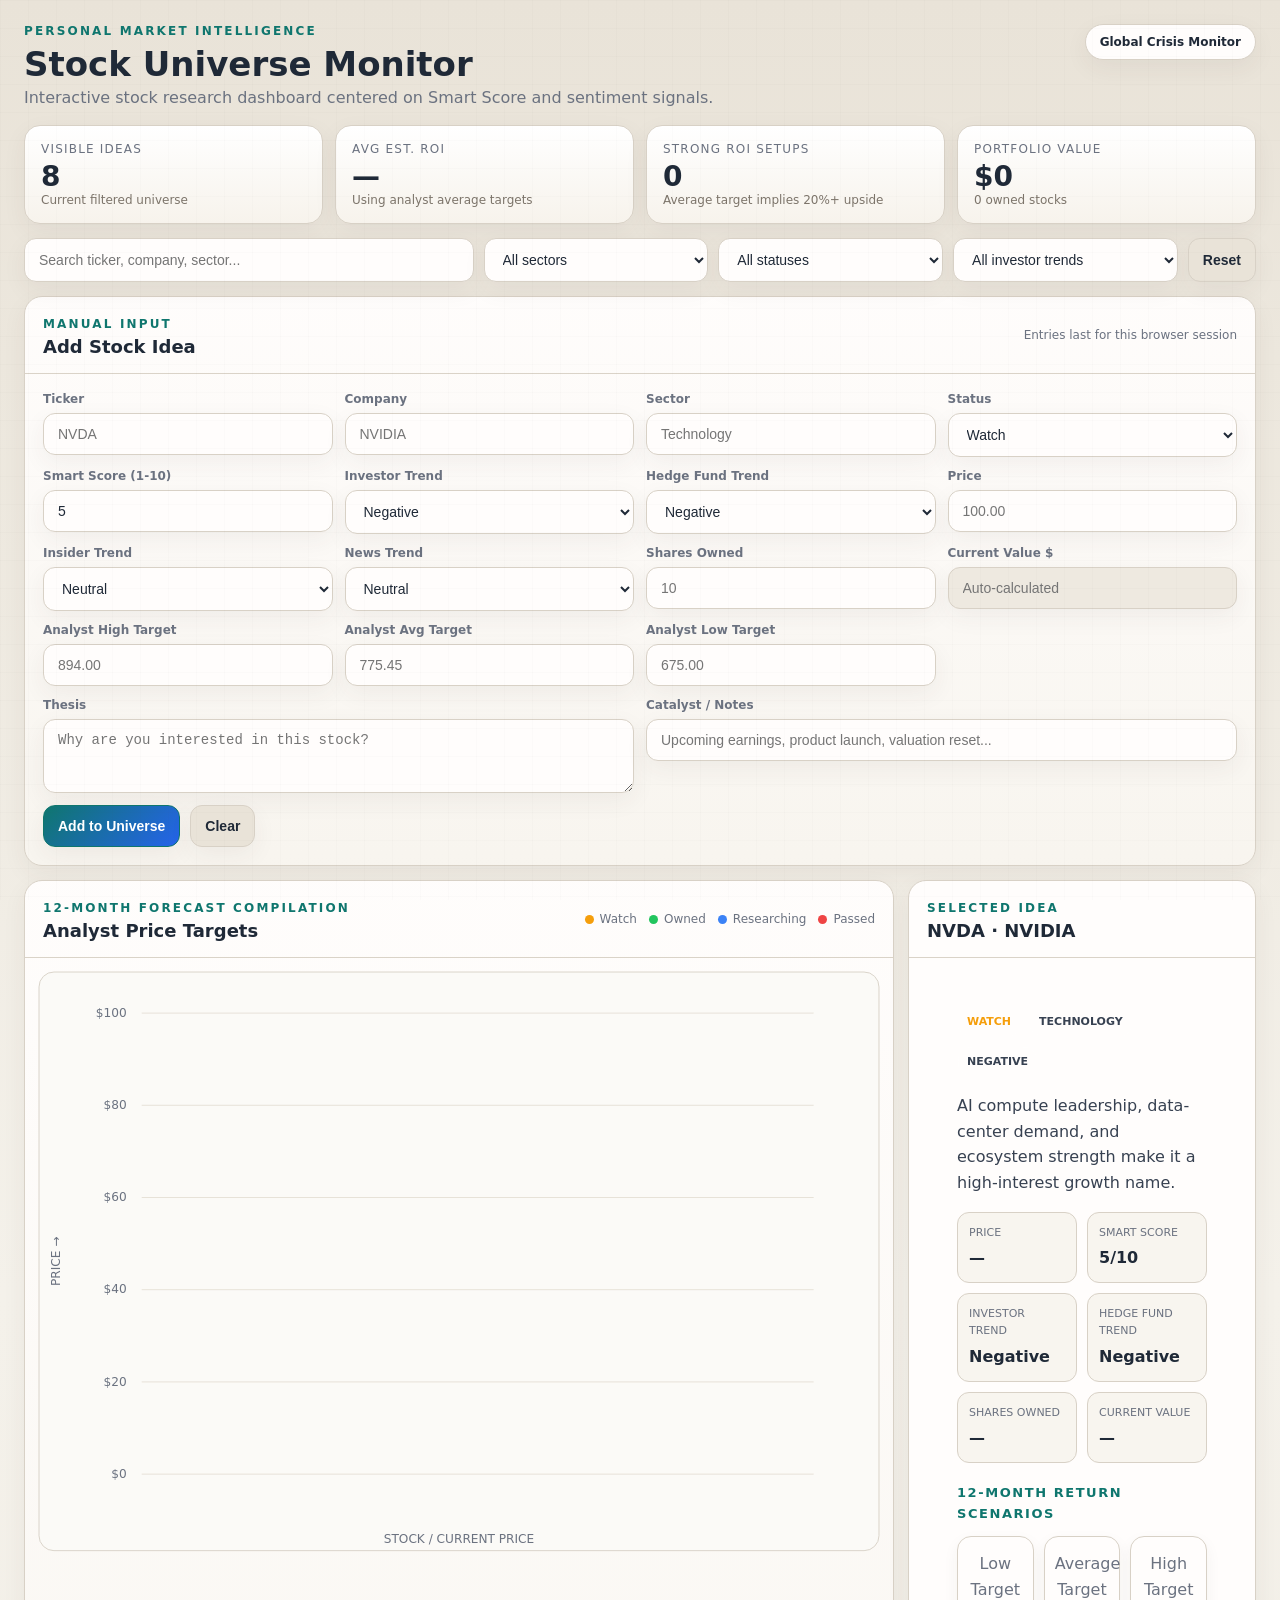
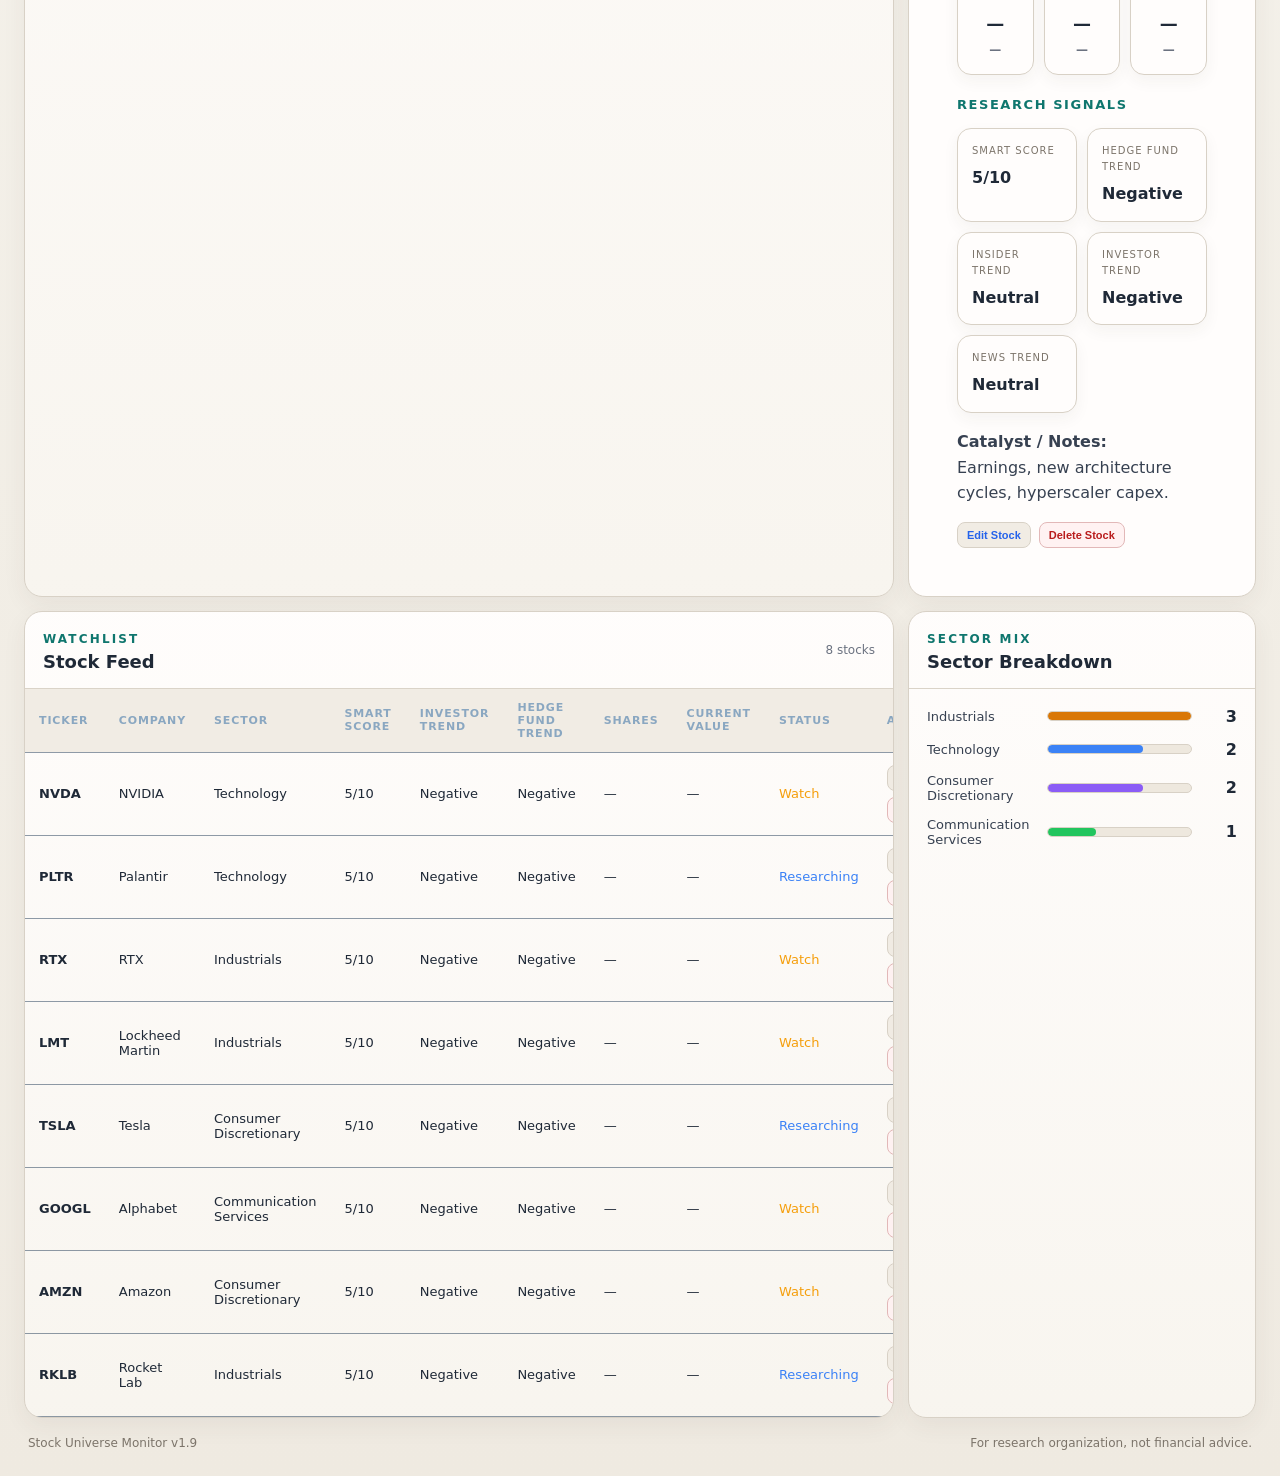
<file: stocks.html>
<!DOCTYPE html>
<html lang="en">
<head>
<meta charset="UTF-8">
<meta name="viewport" content="width=device-width, initial-scale=1.0">
<title>Stock Universe Monitor</title>
<link rel="stylesheet" href="stocks.css">
</head>
<body>
<div class="shell">
<header class="topbar">
  <div>
    <div class="eyebrow">PERSONAL MARKET INTELLIGENCE</div>
    <h1>Stock Universe Monitor</h1>
    <p>Interactive stock research dashboard centered on Smart Score and sentiment signals.</p>
  </div>
  <a class="switch-link" href="index.html">Global Crisis Monitor</a>
</header>

<section class="kpis" id="stockKpis"></section>

<section class="toolbar">
  <input id="stockSearch" type="search" placeholder="Search ticker, company, sector...">
  <select id="sectorFilter"><option value="">All sectors</option></select>
  <select id="statusFilter"><option value="">All statuses</option></select>
  <select id="investorFilter"><option value="">All investor trends</option></select>
  <button id="stockReset" type="button">Reset</button>
</section>

<section class="panel entry-panel">
  <div class="panel-head">
    <div><span class="panel-kicker">MANUAL INPUT</span><h2 id="stockFormTitle">Add Stock Idea</h2></div>
    <div class="small-note">Entries last for this browser session</div>
  </div>
  <form id="stockForm" class="entry-form">
    <label>Ticker<input id="sTicker" required placeholder="NVDA"></label>
    <label>Company<input id="sCompany" required placeholder="NVIDIA"></label>
    <label>Sector<input id="sSector" required placeholder="Technology"></label>
    <label>Status<select id="sStatus"><option>Watch</option><option>Researching</option><option>Owned</option><option>Passed</option></select></label>

    <label>Smart Score (1-10)<input id="sSmartScorePrimary" type="number" min="1" max="10" value="5" required></label>
    <label>Investor Trend<select id="sInvestorPrimary"><option>Positive</option><option selected>Negative</option></select></label>
    <label>Hedge Fund Trend<select id="sHedgePrimary"><option>Positive</option><option selected>Negative</option></select></label>
    <label>Price<input id="sPrice" type="number" min="0" step="0.01" placeholder="100.00"></label>    <label>Insider Trend<select id="sInsider"><option>Bought Shares</option><option selected>Neutral</option><option>Sold Shares</option></select></label>
    <label>News Trend<select id="sNewsTrend"><option>Positive</option><option selected>Neutral</option><option>Negative</option></select></label>    <label>Shares Owned<input id="sShares" type="number" min="0" step="0.0001" placeholder="10"></label>
    <label>Current Value $<input id="sCurrentValue" type="number" min="0" step="0.01" placeholder="Auto-calculated" readonly></label>

    <label>Analyst High Target<input id="sAnalystHigh" type="number" min="0" step="0.01" placeholder="894.00"></label>
    <label>Analyst Avg Target<input id="sAnalystAvg" type="number" min="0" step="0.01" placeholder="775.45"></label>
    <label>Analyst Low Target<input id="sAnalystLow" type="number" min="0" step="0.01" placeholder="675.00"></label>

    <label class="span-2">Thesis<textarea id="sThesis" rows="3" required placeholder="Why are you interested in this stock?"></textarea></label>
    <label class="span-2">Catalyst / Notes<input id="sCatalyst" placeholder="Upcoming earnings, product launch, valuation reset..."></label>
    <div class="span-2 form-actions">
      <button class="primary-action" id="stockSubmitBtn" type="submit">Add to Universe</button>
      <button id="cancelEditBtn" type="button" class="hidden-action">Cancel Edit</button>
      <button type="reset">Clear</button>
      <span id="stockMessage" aria-live="polite"></span>
    </div>
  </form>
</section>

<main class="main-grid">
  <section class="panel visual-panel">
    <div class="panel-head">
      <div><span class="panel-kicker">12-MONTH FORECAST COMPILATION</span><h2>Analyst Price Targets</h2></div>
      <div class="legend"><span><i class="dot watch"></i>Watch</span><span><i class="dot owned"></i>Owned</span><span><i class="dot research"></i>Researching</span><span><i class="dot passed"></i>Passed</span></div>
    </div>
    <div class="chart-wrap">
      <svg id="stockChart" viewBox="0 0 900 620" role="img" aria-label="Analyst low average and high 12 month price targets by stock"></svg>
    </div>
  </section>

  <aside class="panel detail-panel">
    <div class="panel-head"><div><span class="panel-kicker">SELECTED IDEA</span><h2 id="stockDetailTitle">Choose a stock</h2></div></div>
    <div id="stockDetailContent" class="detail-empty">Click a bubble or stock row to inspect your thesis.</div>
  </aside>
</main>

<section class="bottom-grid">
  <section class="panel">
    <div class="panel-head"><div><span class="panel-kicker">WATCHLIST</span><h2>Stock Feed</h2></div><div id="stockCount" class="small-note"></div></div>
    <div class="table-wrap"><table><thead><tr><th>Ticker</th><th>Company</th><th>Sector</th><th>Smart Score</th><th>Investor Trend</th><th>Hedge Fund Trend</th><th>Shares</th><th>Current Value</th><th>Status</th><th>Actions</th></tr></thead><tbody id="stockTable"></tbody></table></div>
  </section>
  <section class="panel">
    <div class="panel-head"><div><span class="panel-kicker">SECTOR MIX</span><h2>Sector Breakdown</h2></div></div>
    <div id="sectorBars" class="bars"></div>
  </section>
</section>

<footer><span>Stock Universe Monitor v1.9</span><span>For research organization, not financial advice.</span></footer>
</div>
<script src="stocks-data.js"></script>
<script src="stocks.js"></script>
</body>
</html>
</file>
<file: stocks.css>
:root{--bg:#F4F1EA;--panel:#FFFDFC;--border:#D8D1C6;--text:#1F2937;--muted:#6B7280;--cyan:#2563EB;--green:#0F766E;--yellow:#B7791F;--orange:#C2410C;--red:#B91C1C;--purple:#6D28D9}
*{box-sizing:border-box}body{margin:0;background:linear-gradient(180deg,#E9E3D8 0%,#F4F1EA 42%,#EFEAE1 100%);color:var(--text);font-family:Inter,system-ui,-apple-system,"Segoe UI",sans-serif}.shell{max-width:1600px;margin:auto;padding:24px}.topbar{display:flex;justify-content:space-between;gap:20px;align-items:flex-start;margin-bottom:18px}.eyebrow,.panel-kicker{font-size:12px;letter-spacing:.18em;color:var(--green);font-weight:700}h1{margin:6px 0 4px;font-size:34px}.topbar p{margin:0;color:var(--muted)}.switch-link{color:#1F2937;text-decoration:none;border:1px solid var(--border);background:#FFFDFC;padding:10px 14px;border-radius:999px;font-size:12px;font-weight:700}
.kpis{display:grid;grid-template-columns:repeat(4,1fr);gap:12px;margin-bottom:14px}.kpi{background:linear-gradient(180deg,#FFFFFF,#F7F3EC);border:1px solid var(--border);border-radius:16px;padding:16px}.kpi-label{font-size:12px;color:var(--muted);text-transform:uppercase;letter-spacing:.1em}.kpi-value{font-size:28px;font-weight:800;margin-top:4px}.kpi-sub{font-size:12px;color:#7C746A}
.toolbar{display:grid;grid-template-columns:2fr repeat(3,1fr) auto;gap:10px;margin-bottom:14px}.toolbar input,.toolbar select,.toolbar button,.entry-form input,.entry-form select,.entry-form textarea,.entry-form button{background:#FFFDFC;color:var(--text);border:1px solid var(--border);border-radius:12px;padding:12px 14px;font-size:14px}.toolbar button,.entry-form button{cursor:pointer;background:#E9E3D8;font-weight:700}
.panel{background:linear-gradient(180deg,rgba(255,253,252,.98),rgba(248,245,239,.98));border:1px solid var(--border);border-radius:18px;overflow:hidden}.panel-head{display:flex;justify-content:space-between;align-items:center;padding:16px 18px;border-bottom:1px solid rgba(216,209,198,.95)}.panel-head h2{margin:4px 0 0;font-size:18px}.entry-panel{margin-bottom:14px}.entry-form{display:grid;grid-template-columns:repeat(4,minmax(0,1fr));gap:12px;padding:18px}.entry-form label{display:flex;flex-direction:column;gap:7px;font-size:12px;color:#6B7280;font-weight:700}.entry-form textarea{resize:vertical}.span-2{grid-column:span 2}.form-actions{display:flex;align-items:center;gap:10px;flex-wrap:wrap}.primary-action{background:linear-gradient(135deg,#0F766E,#2563EB)!important;border-color:#0F766E!important;color:white!important}.small-note{font-size:12px;color:var(--muted)}
.main-grid{display:grid;grid-template-columns:minmax(0,2fr) minmax(320px,.8fr);gap:14px}.bottom-grid{display:grid;grid-template-columns:minmax(0,2fr) minmax(300px,.8fr);gap:14px;margin-top:14px}.chart-wrap{padding:8px 8px 16px}.chart-wrap svg{width:100%;height:auto;display:block}.chart-bg{fill:#FBFAF7;stroke:#D8D1C6}.grid-line{stroke:#E6E0D7;stroke-width:1}.axis-line{stroke:#8B8175;stroke-width:1.4}.axis-label{fill:#6B7280;font-size:13px}.quadrant{font-size:14px;font-weight:700;opacity:.32}.bubble{cursor:pointer;stroke:#fff;stroke-width:2;filter:drop-shadow(0 2px 4px rgba(31,41,55,.16))}.bubble-label{pointer-events:none;fill:white;font-size:12px;font-weight:800;text-anchor:middle;dominant-baseline:middle}.legend{display:flex;gap:12px;flex-wrap:wrap;font-size:12px;color:var(--muted)}.legend span{display:flex;align-items:center;gap:6px}.dot{width:9px;height:9px;border-radius:50%;display:inline-block}.watch{background:#F59E0B}.owned{background:#22C55E}.research{background:#3B82F6}.passed{background:#EF4444}
.detail-panel{min-height:620px}.detail-empty,.detail{padding:24px;color:var(--muted);line-height:1.6}.badge-row{display:flex;gap:8px;flex-wrap:wrap;margin-bottom:14px}.badge{padding:6px 9px;border-radius:999px;font-size:11px;font-weight:800;border:1px solid rgba(255,255,255,.1)}.detail-grid{display:grid;grid-template-columns:1fr 1fr;gap:10px;margin:16px 0}.metric{background:#F8F5EF;border:1px solid #D8D1C6;border-radius:12px;padding:11px}.metric-label{font-size:11px;color:var(--muted);text-transform:uppercase}.metric-value{font-weight:700;color:var(--text);margin-top:4px}.description{color:#374151}
.table-wrap{overflow:auto}table{width:100%;border-collapse:collapse;min-width:760px}th,td{padding:12px 14px;border-bottom:1px solid rgba(32,58,87,.5);text-align:left;font-size:13px}th{color:#8aa7c1;font-size:11px;letter-spacing:.08em;text-transform:uppercase;background:#F1ECE4}tbody tr{cursor:pointer}tbody tr:hover{background:#F3EEE7}.bars{padding:18px;display:grid;gap:14px}.bar-row{display:grid;grid-template-columns:110px 1fr 35px;gap:10px;align-items:center}.bar-track{height:10px;background:#EEE8DE;border:1px solid #D8D1C6;border-radius:999px;overflow:hidden}.bar-fill{height:100%;border-radius:999px}.bar-label{color:#374151;font-size:13px}.bar-value{text-align:right;font-weight:700}footer{display:flex;justify-content:space-between;color:#7C746A;font-size:12px;padding:18px 4px 2px}
@media(max-width:1100px){.main-grid,.bottom-grid{grid-template-columns:1fr}.entry-form{grid-template-columns:repeat(2,1fr)}.detail-panel{min-height:auto}}@media(max-width:800px){.shell{padding:12px}.topbar{flex-direction:column}.kpis{grid-template-columns:1fr 1fr}.toolbar{grid-template-columns:1fr 1fr}.toolbar input{grid-column:1/-1}}@media(max-width:520px){.kpis,.toolbar,.entry-form{grid-template-columns:1fr}.toolbar input,.span-2{grid-column:auto}h1{font-size:28px}}
.action-group{display:flex;gap:6px;flex-wrap:wrap}.mini-btn{border:1px solid var(--border);background:#F1ECE4;color:var(--text);border-radius:8px;padding:6px 9px;font-size:11px;font-weight:700;cursor:pointer}.mini-btn.edit{color:#2563EB}.mini-btn.delete{color:#B91C1C;border-color:#E2B8B8;background:#FFF2F2}.detail-actions{display:flex;gap:8px;flex-wrap:wrap;margin-top:16px}.hidden-action{display:none!important}.editing .hidden-action{display:inline-block!important}.editing .primary-action{background:linear-gradient(135deg,#0F766E,#115E59)!important;color:white!important}

.research-section{margin-top:20px}.research-section h3{font-size:13px;letter-spacing:.12em;text-transform:uppercase;color:var(--green);margin:0 0 12px}.signal-grid{display:grid;grid-template-columns:repeat(2,minmax(0,1fr));gap:10px}.signal-card{background:#FFFDFC;border:1px solid #D8D1C6;border-radius:14px;padding:14px;box-shadow:0 6px 16px rgba(60,52,43,.05)}.signal-label{font-size:10px;letter-spacing:.1em;text-transform:uppercase;color:#7C746A}.signal-value{margin-top:6px;font-weight:800;color:#1F2937;font-size:16px}.positive{color:#0F766E}.negative{color:#B91C1C}.neutral{color:#B7791F}.forecast-range{display:grid;grid-template-columns:repeat(3,minmax(0,1fr));gap:10px}.forecast-item{background:#FFFDFC;border:1px solid #D8D1C6;border-radius:14px;padding:14px 10px;text-align:center;box-shadow:0 6px 16px rgba(60,52,43,.05);color:#6B7280}.forecast-item strong{display:block;margin:7px 0 3px;color:#1F2937;font-size:18px}.forecast-item small{display:block;color:#6B7280;font-size:12px;font-weight:700}.score-meter{height:10px;border-radius:999px;background:linear-gradient(90deg,#EF4444 0%,#F59E0B 50%,#22C55E 100%);position:relative;margin-top:8px}.score-marker{position:absolute;top:-4px;width:3px;height:18px;background:#1F2937;border-radius:2px}

body:before{content:"";position:fixed;inset:0;pointer-events:none;background-image:linear-gradient(rgba(120,113,108,.04) 1px,transparent 1px),linear-gradient(90deg,rgba(120,113,108,.04) 1px,transparent 1px);background-size:28px 28px;opacity:.55}
.panel,.kpi,.switch-link,.toolbar input,.toolbar select,.toolbar button,.entry-form input,.entry-form select,.entry-form textarea,.entry-form button{box-shadow:0 8px 24px rgba(60,52,43,.06)}
.entry-form input[readonly]{background:#EEE9E0;color:#5F574E;cursor:not-allowed}

.chart-wrap{padding:14px 14px 20px}
.chart-wrap svg{overflow:visible}

.forecast-value{font-size:11px;font-weight:800}.high-label{fill:#0F766E}.avg-label{fill:#1F2937}.low-label{fill:#B91C1C}

.detail-panel{background:#FFFDFC}
.detail{color:#374151}
@media(max-width:520px){.signal-grid,.forecast-range{grid-template-columns:1fr}.forecast-item{padding:12px}}
</file>
